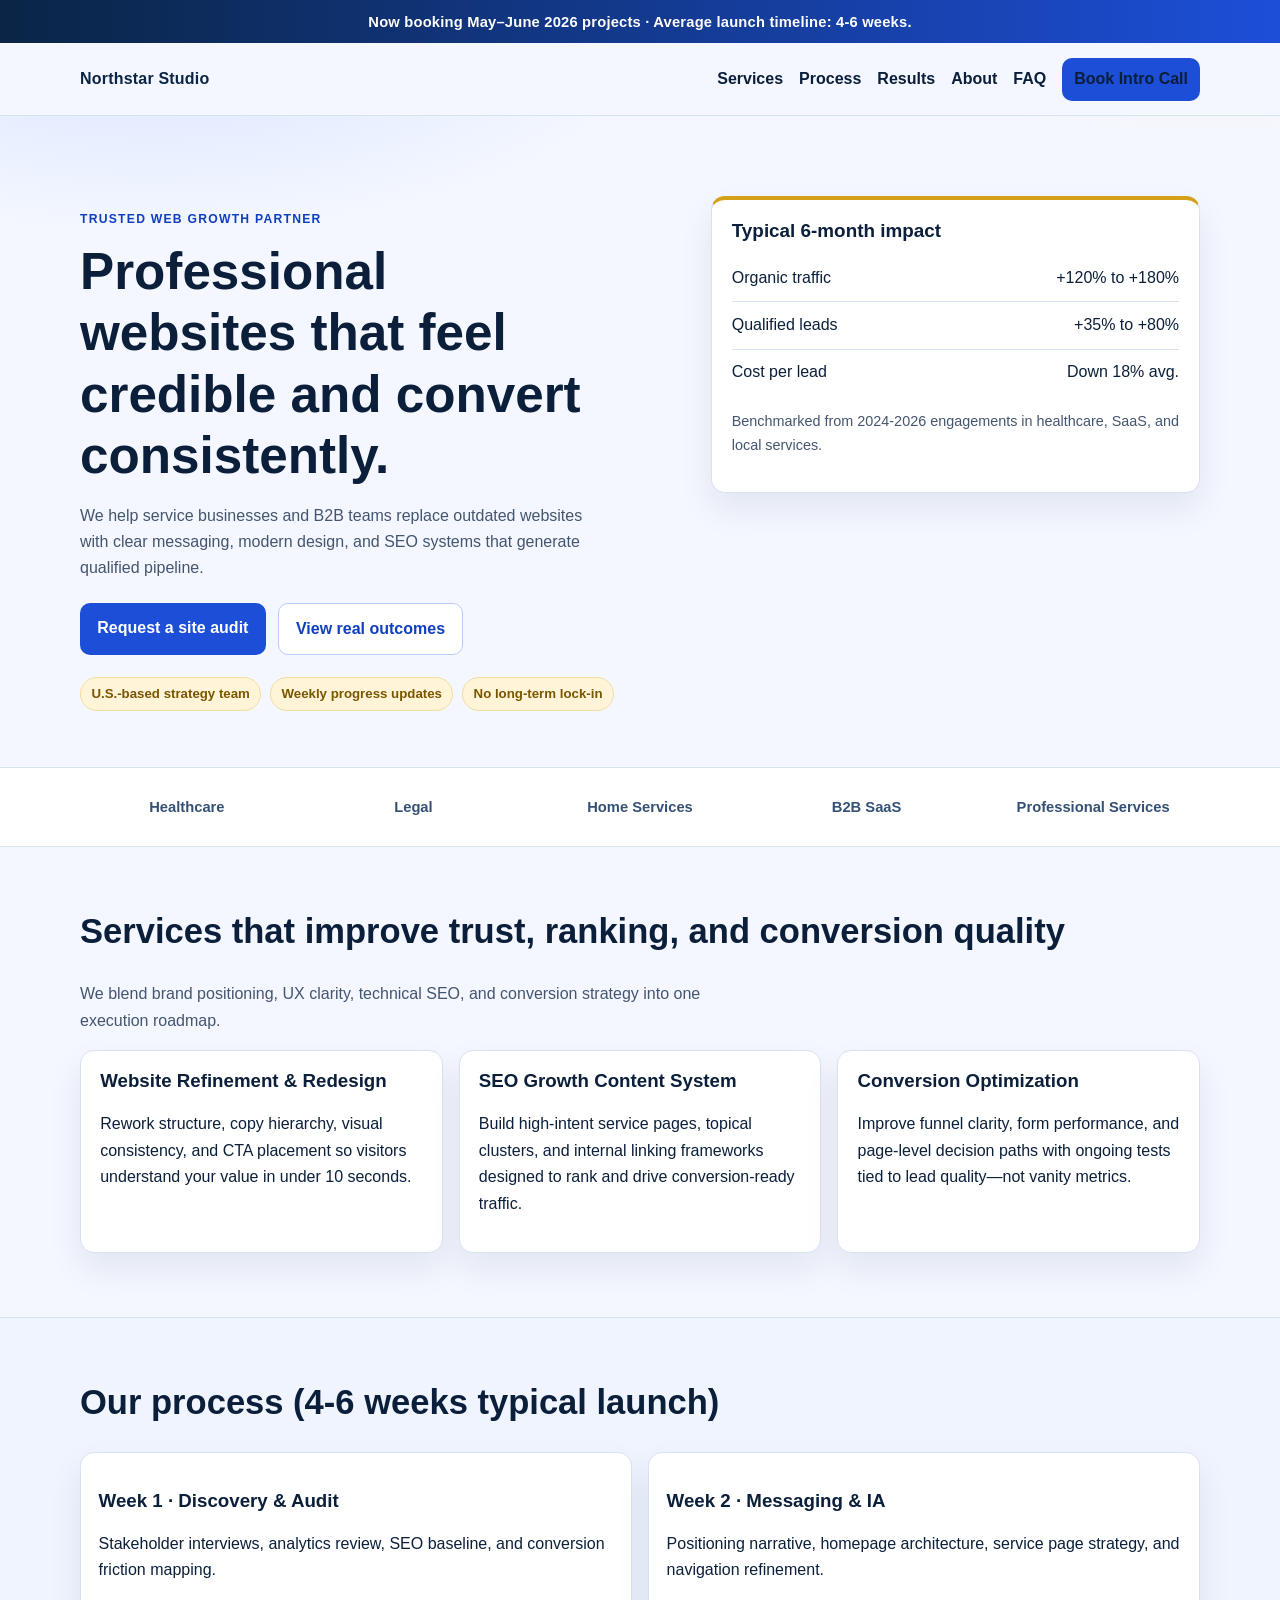
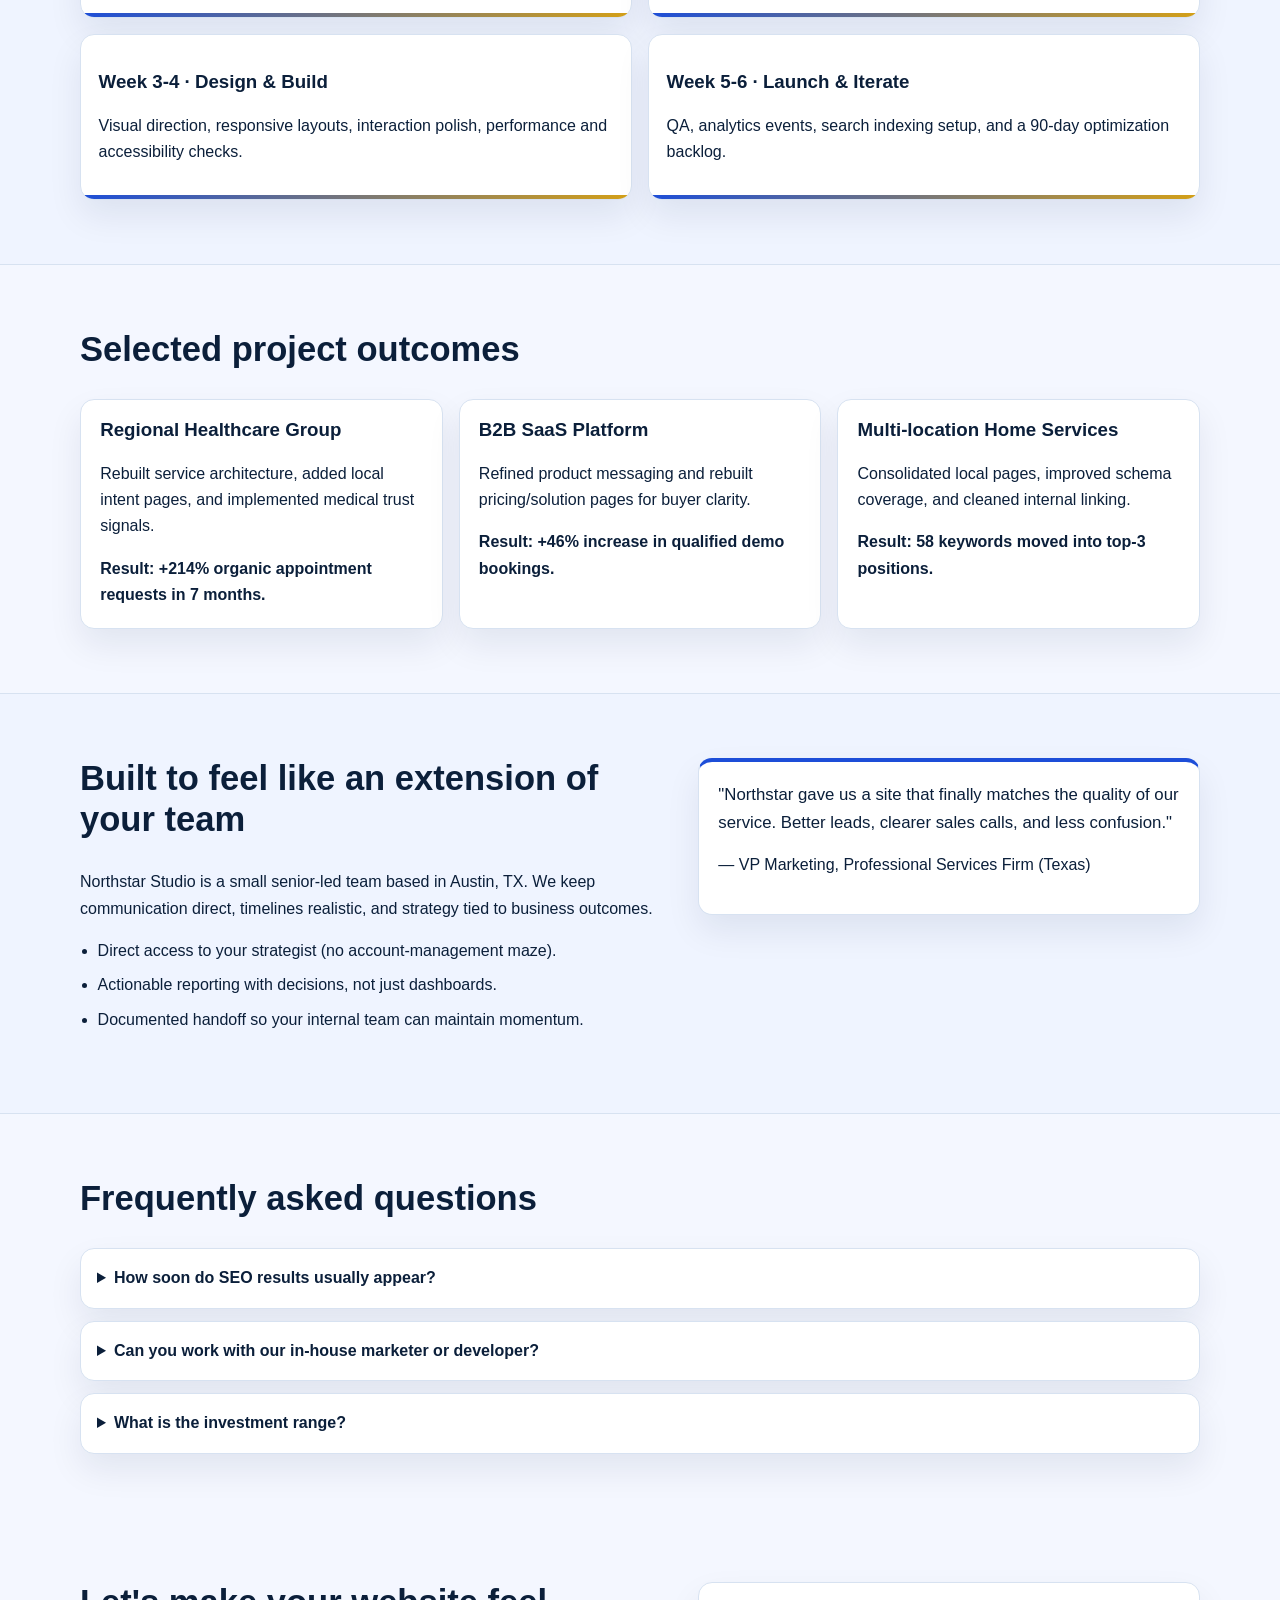
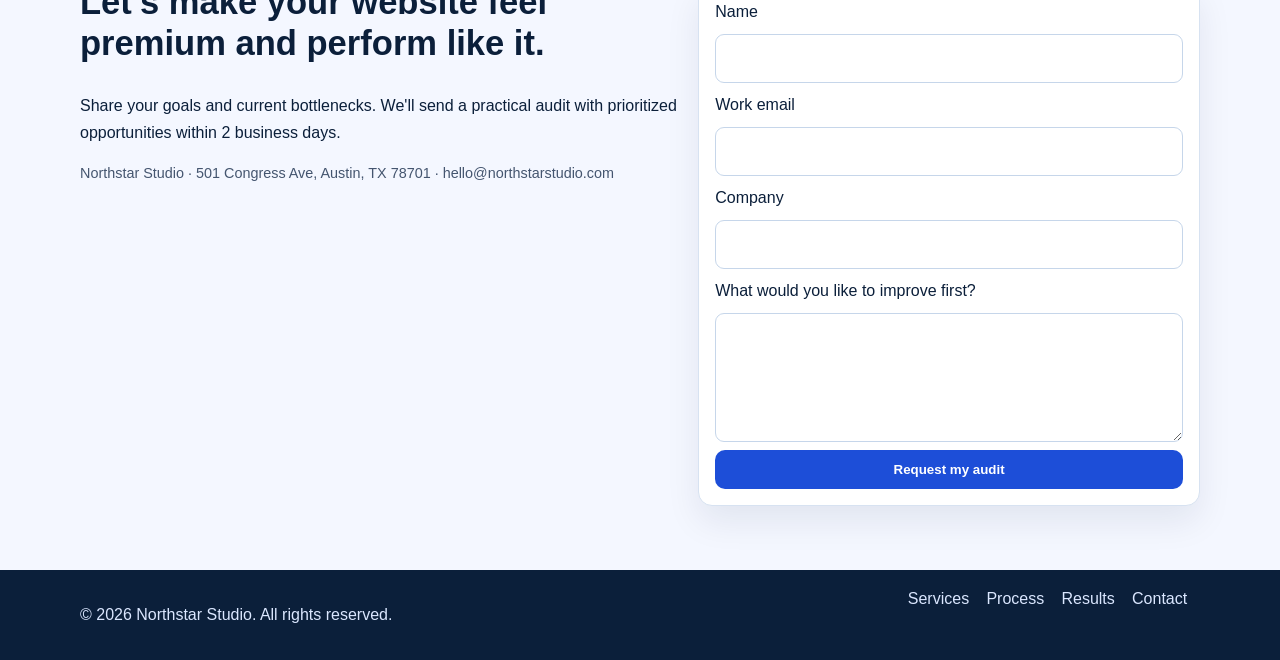
<file: index.html>
<!doctype html>
<html lang="en">
  <head>
    <meta charset="UTF-8" />
    <meta name="viewport" content="width=device-width, initial-scale=1" />
    <title>Northstar Studio | Web Design & SEO Growth Partner</title>
    <meta
      name="description"
      content="Northstar Studio builds high-converting websites and SEO content systems for service businesses and B2B teams across the U.S."
    />
    <meta
      name="keywords"
      content="web design agency, SEO strategy, conversion optimization, brand credibility, website refresh"
    />
    <meta name="author" content="Northstar Studio" />
    <link rel="canonical" href="https://www.northstarstudio.com/" />

    <meta property="og:type" content="website" />
    <meta property="og:title" content="Northstar Studio | Web Design & SEO Growth Partner" />
    <meta
      property="og:description"
      content="Professional website refinement, SEO growth strategy, and conversion-focused content for brands that need better trust and lead quality."
    />
    <meta property="og:url" content="https://www.northstarstudio.com/" />
    <meta property="og:site_name" content="Northstar Studio" />

    <meta name="twitter:card" content="summary_large_image" />
    <meta name="twitter:title" content="Northstar Studio | Web Design & SEO Growth Partner" />
    <meta
      name="twitter:description"
      content="We help teams modernize websites, increase qualified leads, and build online credibility with measurable SEO improvements."
    />

    <meta name="theme-color" content="#0b1f3a" />
    <link rel="icon" href="favicon.svg" type="image/svg+xml" />
    <link rel="stylesheet" href="styles.css" />

    <!-- Reveal-on-scroll bootstrap: marks the document as JS-enabled before
         first paint so styles.css only hides [data-reveal] content when JS is
         actually running. Without this, blocked/failed JS leaves sections
         (About, Services, Contact, …) rendering as empty containers. -->
    <script>
      document.documentElement.classList.add("js");
    </script>

    <script type="application/ld+json">
      {
        "@context": "https://schema.org",
        "@type": "ProfessionalService",
        "name": "Northstar Studio",
        "url": "https://www.northstarstudio.com",
        "description": "Northstar Studio provides website strategy, SEO content systems, and conversion optimization for service businesses and B2B brands.",
        "email": "hello@northstarstudio.com",
        "telephone": "+1-555-013-0088",
        "areaServed": "United States",
        "address": {
          "@type": "PostalAddress",
          "streetAddress": "501 Congress Ave",
          "addressLocality": "Austin",
          "addressRegion": "TX",
          "postalCode": "78701",
          "addressCountry": "US"
        },
        "sameAs": [
          "https://www.linkedin.com/company/northstarstudio",
          "https://x.com/northstarstudio"
        ]
      }
    </script>
  </head>
  <body>
    <a class="skip-link" href="#main-content">Skip to content</a>
    <div class="site-banner" role="status" aria-label="site update">
      Now booking May–June 2026 projects · Average launch timeline: 4-6 weeks.
    </div>

    <header class="site-header" id="top">
      <div class="container nav-wrap">
        <a class="brand" href="#top" aria-label="Northstar Studio home">Northstar Studio</a>
        <button class="menu-toggle" aria-expanded="false" aria-controls="primary-nav">Menu</button>
        <nav id="primary-nav" class="primary-nav" aria-label="Primary navigation">
          <a href="#services">Services</a>
          <a href="#process">Process</a>
          <a href="#results">Results</a>
          <a href="#about">About</a>
          <a href="#faq">FAQ</a>
          <a class="btn btn-sm" href="#contact">Book Intro Call</a>
        </nav>
      </div>
    </header>

    <main id="main-content">
      <section class="hero">
        <div class="container hero-grid">
          <div data-reveal>
            <p class="eyebrow">Trusted web growth partner</p>
            <h1>Professional websites that feel credible and convert consistently.</h1>
            <p class="lead">
              We help service businesses and B2B teams replace outdated websites with clear messaging,
              modern design, and SEO systems that generate qualified pipeline.
            </p>
            <div class="hero-cta">
              <a class="btn" href="#contact">Request a site audit</a>
              <a class="btn btn-ghost" href="#results">View real outcomes</a>
            </div>
            <ul class="trust-chips" aria-label="credibility highlights">
              <li>U.S.-based strategy team</li>
              <li>Weekly progress updates</li>
              <li>No long-term lock-in</li>
            </ul>
          </div>
          <aside class="hero-card" aria-label="performance snapshot" data-reveal>
            <h2>Typical 6-month impact</h2>
            <dl>
              <div><dt>Organic traffic</dt><dd>+120% to +180%</dd></div>
              <div><dt>Qualified leads</dt><dd>+35% to +80%</dd></div>
              <div><dt>Cost per lead</dt><dd>Down 18% avg.</dd></div>
            </dl>
            <p class="small">Benchmarked from 2024-2026 engagements in healthcare, SaaS, and local services.</p>
          </aside>
        </div>
      </section>

      <section class="logos" aria-label="client industries">
        <div class="container logos-row" data-reveal>
          <span>Healthcare</span>
          <span>Legal</span>
          <span>Home Services</span>
          <span>B2B SaaS</span>
          <span>Professional Services</span>
        </div>
      </section>

      <section id="services" class="section">
        <div class="container">
          <h2 data-reveal>Services that improve trust, ranking, and conversion quality</h2>
          <p class="section-intro" data-reveal>
            We blend brand positioning, UX clarity, technical SEO, and conversion strategy into one execution roadmap.
          </p>
          <div class="cards">
            <article class="card" data-reveal>
              <h3>Website Refinement & Redesign</h3>
              <p>
                Rework structure, copy hierarchy, visual consistency, and CTA placement so visitors understand your value in under 10 seconds.
              </p>
            </article>
            <article class="card" data-reveal>
              <h3>SEO Growth Content System</h3>
              <p>
                Build high-intent service pages, topical clusters, and internal linking frameworks designed to rank and drive conversion-ready traffic.
              </p>
            </article>
            <article class="card" data-reveal>
              <h3>Conversion Optimization</h3>
              <p>
                Improve funnel clarity, form performance, and page-level decision paths with ongoing tests tied to lead quality—not vanity metrics.
              </p>
            </article>
          </div>
        </div>
      </section>

      <section id="process" class="section section-alt">
        <div class="container">
          <h2 data-reveal>Our process (4-6 weeks typical launch)</h2>
          <div class="timeline">
            <article data-reveal>
              <h3>Week 1 · Discovery & Audit</h3>
              <p>Stakeholder interviews, analytics review, SEO baseline, and conversion friction mapping.</p>
            </article>
            <article data-reveal>
              <h3>Week 2 · Messaging & IA</h3>
              <p>Positioning narrative, homepage architecture, service page strategy, and navigation refinement.</p>
            </article>
            <article data-reveal>
              <h3>Week 3-4 · Design & Build</h3>
              <p>Visual direction, responsive layouts, interaction polish, performance and accessibility checks.</p>
            </article>
            <article data-reveal>
              <h3>Week 5-6 · Launch & Iterate</h3>
              <p>QA, analytics events, search indexing setup, and a 90-day optimization backlog.</p>
            </article>
          </div>
        </div>
      </section>

      <section id="results" class="section">
        <div class="container">
          <h2 data-reveal>Selected project outcomes</h2>
          <div class="stats-grid">
            <article data-reveal>
              <h3>Regional Healthcare Group</h3>
              <p>Rebuilt service architecture, added local intent pages, and implemented medical trust signals.</p>
              <strong>Result: +214% organic appointment requests in 7 months.</strong>
            </article>
            <article data-reveal>
              <h3>B2B SaaS Platform</h3>
              <p>Refined product messaging and rebuilt pricing/solution pages for buyer clarity.</p>
              <strong>Result: +46% increase in qualified demo bookings.</strong>
            </article>
            <article data-reveal>
              <h3>Multi-location Home Services</h3>
              <p>Consolidated local pages, improved schema coverage, and cleaned internal linking.</p>
              <strong>Result: 58 keywords moved into top-3 positions.</strong>
            </article>
          </div>
        </div>
      </section>

      <section id="about" class="section section-alt">
        <div class="container split">
          <div data-reveal>
            <h2>Built to feel like an extension of your team</h2>
            <p>
              Northstar Studio is a small senior-led team based in Austin, TX. We keep communication direct,
              timelines realistic, and strategy tied to business outcomes.
            </p>
            <ul class="checklist">
              <li>Direct access to your strategist (no account-management maze).</li>
              <li>Actionable reporting with decisions, not just dashboards.</li>
              <li>Documented handoff so your internal team can maintain momentum.</li>
            </ul>
          </div>
          <aside class="testimonial" aria-label="client testimonial" data-reveal>
            <blockquote>
              "Northstar gave us a site that finally matches the quality of our service. Better leads, clearer sales calls, and less confusion."
            </blockquote>
            <p>— VP Marketing, Professional Services Firm (Texas)</p>
          </aside>
        </div>
      </section>

      <section id="faq" class="section">
        <div class="container">
          <h2 data-reveal>Frequently asked questions</h2>
          <div class="faq-list">
            <details data-reveal>
              <summary>How soon do SEO results usually appear?</summary>
              <p>Most clients see early movement within 4-8 weeks, then stronger gains around months 3-6 as content and internal authority compound.</p>
            </details>
            <details data-reveal>
              <summary>Can you work with our in-house marketer or developer?</summary>
              <p>Yes. We typically collaborate with internal teams and can lead strategy while your team handles day-to-day implementation.</p>
            </details>
            <details data-reveal>
              <summary>What is the investment range?</summary>
              <p>Most engagements fall between $8k-$35k depending on scope, timeline, and whether you need ongoing monthly optimization.</p>
            </details>
          </div>
        </div>
      </section>

      <section id="contact" class="section contact">
        <div class="container split">
          <div data-reveal>
            <h2>Let's make your website feel premium and perform like it.</h2>
            <p>
              Share your goals and current bottlenecks. We'll send a practical audit with prioritized opportunities within 2 business days.
            </p>
            <p class="small">Northstar Studio · 501 Congress Ave, Austin, TX 78701 · hello@northstarstudio.com</p>
          </div>
          <form class="contact-form" action="#" method="post" aria-label="contact form" data-reveal>
            <label for="name">Name</label>
            <input id="name" name="name" type="text" autocomplete="name" required />

            <label for="email">Work email</label>
            <input id="email" name="email" type="email" autocomplete="email" required />

            <label for="company">Company</label>
            <input id="company" name="company" type="text" autocomplete="organization" />

            <label for="message">What would you like to improve first?</label>
            <textarea id="message" name="message" rows="4" required></textarea>

            <button class="btn" type="submit">Request my audit</button>
          </form>
        </div>
      </section>
    </main>

    <footer class="site-footer">
      <div class="container footer-grid">
        <p>© <span id="year"></span> Northstar Studio. All rights reserved.</p>
        <nav aria-label="Footer navigation">
          <a href="#services">Services</a>
          <a href="#process">Process</a>
          <a href="#results">Results</a>
          <a href="#contact">Contact</a>
        </nav>
      </div>
    </footer>

    <script
      src="script.js"
      onerror="document.querySelectorAll('[data-reveal]').forEach(function (el) { el.classList.add('is-visible'); });"
    ></script>
  </body>
</html>
</file>
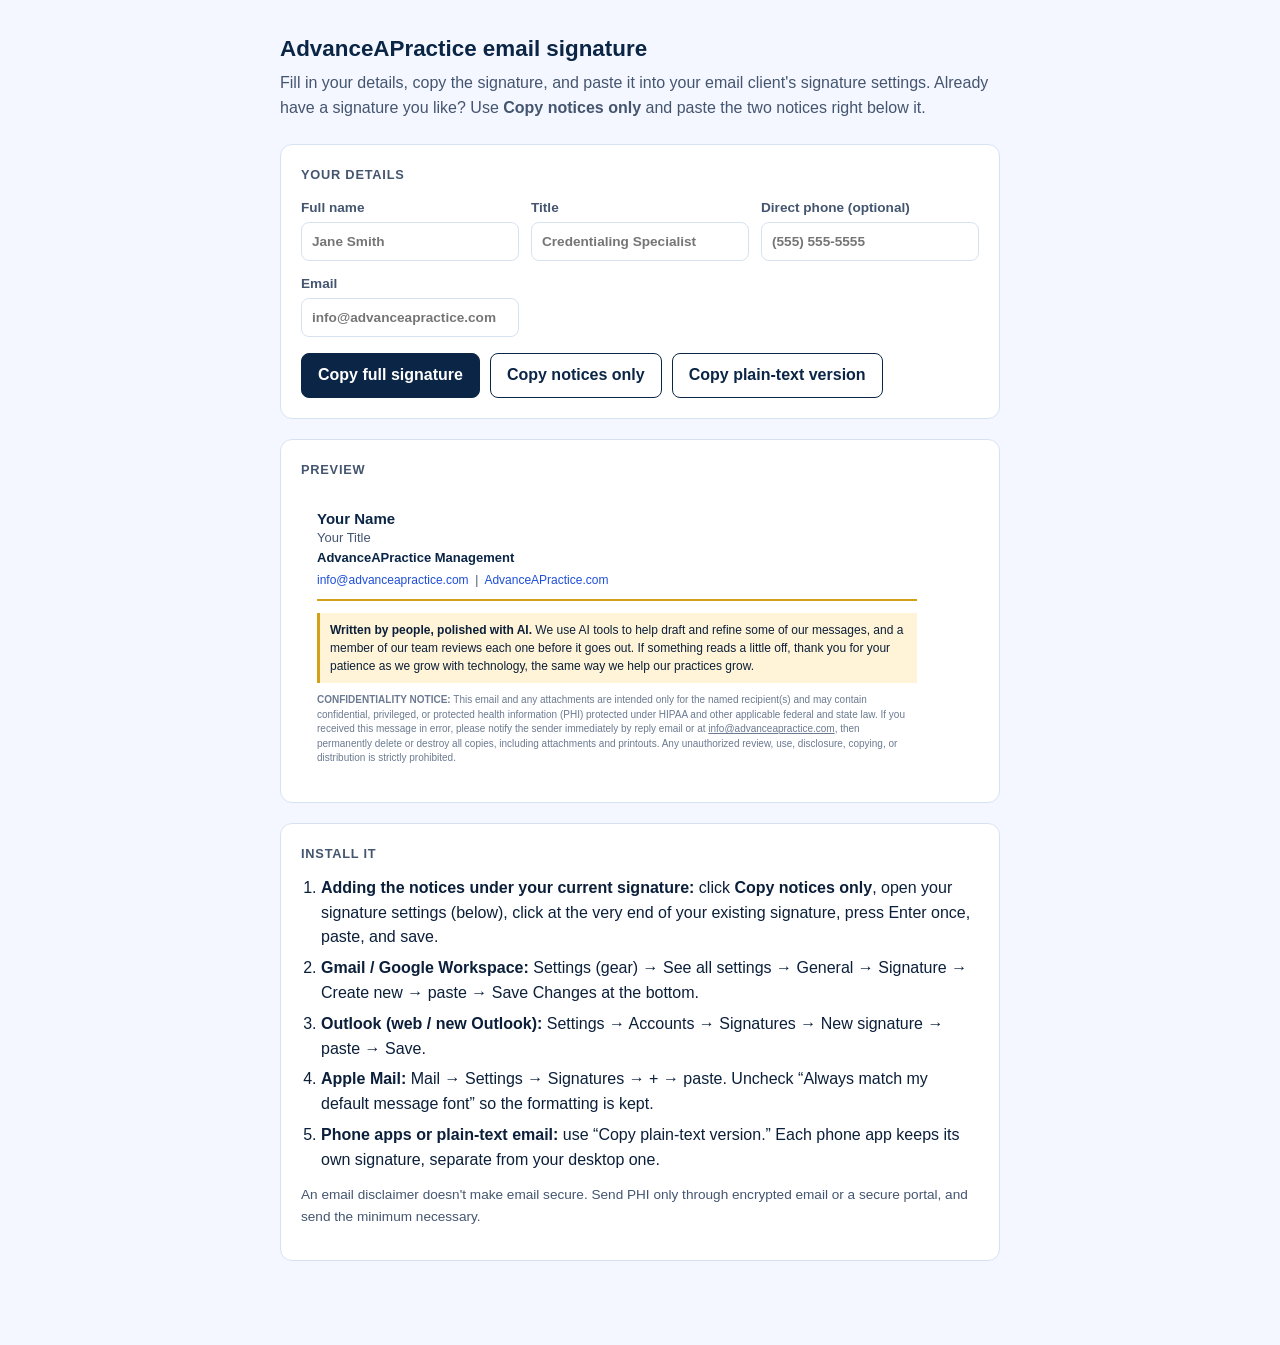
<file: email-signature/index.html>
<!doctype html>
<html lang="en">
  <head>
    <meta charset="UTF-8" />
    <meta name="viewport" content="width=device-width, initial-scale=1" />
    <meta name="robots" content="noindex, nofollow" />
    <title>AAP Email Signature</title>
    <style>
      :root {
        --bg: #f4f7ff;
        --surface: #ffffff;
        --text: #0b1f3a;
        --muted: #44556f;
        --line: #d7e2f1;
        --navy: #0a2545;
        --gold: #d4a017;
        --gold-soft: #fff4d7;
        --field: #ffffff;
        --paper: #ffffff;
        --btn-fg: #ffffff;
        --btn-alt-bg: #ffffff;
      }
      @media (prefers-color-scheme: dark) {
        :root:not([data-theme="light"]) {
          --bg: #0c1626; --surface: #13213a; --text: #e6edf8; --muted: #a3b2c9; --line: #26395a;
          --navy: #f0c445; --gold: #d4a017; --gold-soft: #2a2410; --field: #0f1b30;
          --paper: #ffffff; --btn-fg: #0c1626; --btn-alt-bg: transparent; color-scheme: dark;
        }
      }
      :root[data-theme="dark"] {
        --bg: #0c1626; --surface: #13213a; --text: #e6edf8; --muted: #a3b2c9; --line: #26395a;
        --navy: #f0c445; --gold: #d4a017; --gold-soft: #2a2410; --field: #0f1b30;
        --paper: #ffffff; --btn-fg: #0c1626; --btn-alt-bg: transparent; color-scheme: dark;
      }
      * { box-sizing: border-box; }
      body {
        margin: 0;
        padding-block: 32px 64px;
        padding-left: max(16px, env(safe-area-inset-left, 0px));
        padding-right: max(16px, env(safe-area-inset-right, 0px));
        font-family: Inter, "Segoe UI", Roboto, Helvetica, Arial, sans-serif;
        color: var(--text);
        background: var(--bg);
        line-height: 1.55;
      }
      .wrap { max-width: 720px; margin: 0 auto; }
      h1 { font-size: 1.4rem; margin: 0 0 4px; color: var(--navy); }
      .lede { margin: 0 0 24px; color: var(--muted); }
      .panel {
        background: var(--surface);
        border: 1px solid var(--line);
        border-radius: 12px;
        padding: 20px;
        margin-bottom: 20px;
      }
      .fields { display: grid; grid-template-columns: repeat(auto-fit, minmax(200px, 1fr)); gap: 12px; }
      label { display: grid; gap: 4px; font-size: 0.85rem; font-weight: 600; color: var(--muted); }
      input {
        width: 100%;
        min-width: 0;
        font: inherit;
        padding: 8px 10px;
        border: 1px solid var(--line);
        border-radius: 8px;
        color: var(--text);
        background: var(--field);
      }
      input:focus-visible, button:focus-visible { outline: 2px solid var(--gold); outline-offset: 2px; }
      .actions { display: flex; flex-wrap: wrap; gap: 10px; margin-top: 16px; align-items: center; }
      button {
        font: inherit;
        font-weight: 600;
        padding: 9px 16px;
        border-radius: 8px;
        border: 1px solid var(--navy);
        background: var(--navy);
        color: var(--btn-fg);
        cursor: pointer;
      }
      button.secondary { background: var(--btn-alt-bg); color: var(--navy); }
      .paper { background: var(--paper); border-radius: 8px; padding: 16px; overflow-x: auto; }
      .status { font-size: 0.9rem; color: var(--muted); min-height: 1.2em; }
      .preview-label { font-size: 0.8rem; font-weight: 700; letter-spacing: 0.06em; text-transform: uppercase; color: var(--muted); margin: 0 0 12px; }
      ol { margin: 0; padding-left: 20px; }
      li { margin-bottom: 6px; }
      .note { font-size: 0.85rem; color: var(--muted); margin-top: 12px; }
    </style>
  </head>
  <body>
    <main class="wrap">
      <h1>AdvanceAPractice email signature</h1>
      <p class="lede">Fill in your details, copy the signature, and paste it into your email client's signature settings. Already have a signature you like? Use <strong>Copy notices only</strong> and paste the two notices right below it.</p>

      <section class="panel" aria-labelledby="details-heading">
        <p class="preview-label" id="details-heading">Your details</p>
        <div class="fields">
          <label>Full name <input id="f-name" type="text" autocomplete="name" placeholder="Jane Smith" /></label>
          <label>Title <input id="f-title" type="text" autocomplete="organization-title" placeholder="Credentialing Specialist" /></label>
          <label>Direct phone (optional) <input id="f-phone" type="tel" autocomplete="tel" placeholder="(555) 555-5555" /></label>
          <label>Email <input id="f-email" type="email" autocomplete="email" placeholder="info@advanceapractice.com" /></label>
        </div>
        <div class="actions">
          <button type="button" id="copy-rich">Copy full signature</button>
          <button type="button" class="secondary" id="copy-notices">Copy notices only</button>
          <button type="button" class="secondary" id="copy-text">Copy plain-text version</button>
          <span class="status" id="status" role="status" aria-live="polite"></span>
        </div>
      </section>

      <section class="panel" aria-labelledby="preview-heading">
        <p class="preview-label" id="preview-heading">Preview</p>
        <!-- SIGNATURE START: email-safe markup (tables + inline styles only) -->
        <div class="paper"><div id="signature">
          <table cellpadding="0" cellspacing="0" border="0" role="presentation" style="border-collapse:collapse;max-width:600px;font-family:Arial,Helvetica,sans-serif;color:#0b1f3a;">
            <tr data-part="contact">
              <td style="padding:0 0 10px 0;border-bottom:2px solid #d4a017;">
                <div data-sig="name" style="font-size:15px;font-weight:bold;color:#0a2545;line-height:1.4;">Your Name</div>
                <div data-sig="title" style="font-size:13px;color:#44556f;line-height:1.4;">Your Title</div>
                <div style="font-size:13px;font-weight:bold;color:#0a2545;line-height:1.4;padding-top:2px;">AdvanceAPractice Management</div>
                <div style="font-size:12px;color:#44556f;line-height:1.5;padding-top:4px;">
                  <span data-sig="phone-wrap" style="display:none;"><span data-sig="phone"></span>&nbsp;&nbsp;|&nbsp;&nbsp;</span><a data-sig="email" href="mailto:info@advanceapractice.com" style="color:#1d4ed8;text-decoration:none;">info@advanceapractice.com</a>&nbsp;&nbsp;|&nbsp;&nbsp;<a href="https://advanceapractice.com" style="color:#1d4ed8;text-decoration:none;">AdvanceAPractice.com</a>
                </div>
              </td>
            </tr>
            <tr>
              <td style="padding:12px 0 0 0;">
                <table cellpadding="0" cellspacing="0" border="0" role="presentation" style="border-collapse:collapse;width:100%;">
                  <tr>
                    <td style="background:#fff4d7;border-left:3px solid #d4a017;padding:8px 10px;font-size:12px;line-height:1.5;color:#0b1f3a;">
                      <strong>Written by people, polished with AI.</strong> We use AI tools to help draft and refine some of our messages, and a member of our team reviews each one before it goes out. If something reads a little off, thank you for your patience as we grow with technology, the same way we help our practices grow.
                    </td>
                  </tr>
                </table>
              </td>
            </tr>
            <tr>
              <td style="padding:10px 0 0 0;font-size:10px;line-height:1.45;color:#6b7a90;">
                <strong>CONFIDENTIALITY NOTICE:</strong> This email and any attachments are intended only for the named recipient(s) and may contain confidential, privileged, or protected health information (PHI) protected under HIPAA and other applicable federal and state law. If you received this message in error, please notify the sender immediately by reply email or at <a href="mailto:info@advanceapractice.com" style="color:#6b7a90;">info@advanceapractice.com</a>, then permanently delete or destroy all copies, including attachments and printouts. Any unauthorized review, use, disclosure, copying, or distribution is strictly prohibited.
              </td>
            </tr>
          </table>
        </div></div>
        <!-- SIGNATURE END -->
      </section>

      <section class="panel" aria-labelledby="install-heading">
        <p class="preview-label" id="install-heading">Install it</p>
        <ol>
          <li><strong>Adding the notices under your current signature:</strong> click <strong>Copy notices only</strong>, open your signature settings (below), click at the very end of your existing signature, press Enter once, paste, and save.</li>
          <li><strong>Gmail / Google Workspace:</strong> Settings (gear) → See all settings → General → Signature → Create new → paste → Save Changes at the bottom.</li>
          <li><strong>Outlook (web / new Outlook):</strong> Settings → Accounts → Signatures → New signature → paste → Save.</li>
          <li><strong>Apple Mail:</strong> Mail → Settings → Signatures → + → paste. Uncheck “Always match my default message font” so the formatting is kept.</li>
          <li><strong>Phone apps or plain-text email:</strong> use “Copy plain-text version.” Each phone app keeps its own signature, separate from your desktop one.</li>
        </ol>
        <p class="note">An email disclaimer doesn't make email secure. Send PHI only through encrypted email or a secure portal, and send the minimum necessary.</p>
      </section>
    </main>

    <script>
      (function () {
        var DEFAULT_EMAIL = "info@advanceapractice.com";
        var sig = document.getElementById("signature");
        var q = function (k) { return sig.querySelector('[data-sig="' + k + '"]'); };
        var inputs = {
          name: document.getElementById("f-name"),
          title: document.getElementById("f-title"),
          phone: document.getElementById("f-phone"),
          email: document.getElementById("f-email"),
        };
        var status = document.getElementById("status");
        var STORE_KEY = "aap-signature-fields";

        function load() {
          try {
            var saved = JSON.parse(localStorage.getItem(STORE_KEY) || "{}");
            Object.keys(inputs).forEach(function (k) { if (saved[k]) inputs[k].value = saved[k]; });
          } catch (e) { /* storage unavailable: start blank */ }
        }
        function save() {
          try {
            var data = {};
            Object.keys(inputs).forEach(function (k) { data[k] = inputs[k].value; });
            localStorage.setItem(STORE_KEY, JSON.stringify(data));
          } catch (e) { /* ignore */ }
        }

        function render() {
          var name = inputs.name.value.trim();
          var title = inputs.title.value.trim();
          var phone = inputs.phone.value.trim();
          var email = inputs.email.value.trim() || DEFAULT_EMAIL;
          q("name").textContent = name || "Your Name";
          q("title").textContent = title || "Your Title";
          q("title").style.display = title || !name ? "" : "none";
          q("phone").textContent = phone;
          q("phone-wrap").style.display = phone ? "" : "none";
          q("email").textContent = email;
          q("email").setAttribute("href", "mailto:" + email);
        }

        // Clean copy: drop hidden pieces and helper attributes so the pasted
        // signature contains only what the recipient should see.
        function cleanHtml(noticesOnly) {
          var clone = sig.cloneNode(true);
          if (noticesOnly) {
            clone.querySelectorAll('[data-part="contact"]').forEach(function (el) { el.remove(); });
            // first remaining cell no longer needs the top gap
            var first = clone.querySelector("td");
            if (first) first.style.paddingTop = "8px";
          }
          clone.querySelectorAll('[style*="display:none"], [style*="display: none"]').forEach(function (el) { el.remove(); });
          clone.querySelectorAll("[data-sig]").forEach(function (el) { el.removeAttribute("data-sig"); });
          return clone.innerHTML.trim();
        }

        var AI_TEXT = "WRITTEN BY PEOPLE, POLISHED WITH AI. We use AI tools to help draft and refine some of our messages, and a member of our team reviews each one before it goes out. If something reads a little off, thank you for your patience as we grow with technology, the same way we help our practices grow.";
        var CONF_TEXT = "CONFIDENTIALITY NOTICE: This email and any attachments are intended only for the named recipient(s) and may contain confidential, privileged, or protected health information (PHI) protected under HIPAA and other applicable federal and state law. If you received this message in error, please notify the sender immediately by reply email or at info@advanceapractice.com, then permanently delete or destroy all copies, including attachments and printouts. Any unauthorized review, use, disclosure, copying, or distribution is strictly prohibited.";

        function plainText(noticesOnly) {
          if (noticesOnly) return AI_TEXT + "\n\n" + CONF_TEXT;
          var name = inputs.name.value.trim() || "Your Name";
          var title = inputs.title.value.trim();
          var phone = inputs.phone.value.trim();
          var email = inputs.email.value.trim() || DEFAULT_EMAIL;
          var contact = [phone, email, "AdvanceAPractice.com"].filter(Boolean).join(" | ");
          return [
            "--",
            name,
            title,
            "AdvanceAPractice Management",
            contact,
            "",
            AI_TEXT,
            "",
            CONF_TEXT,
          ].filter(function (line, i) { return line !== "" || i > 4; }).join("\n");
        }

        function flash(msg) {
          status.textContent = msg;
          clearTimeout(flash.t);
          flash.t = setTimeout(function () { status.textContent = ""; }, 4000);
        }

        function selectionFallback(noticesOnly) {
          var range = document.createRange();
          var rows = sig.querySelectorAll("table > tbody > tr, table > tr");
          if (noticesOnly && rows.length > 1) {
            range.setStartBefore(rows[1]);
            range.setEndAfter(rows[rows.length - 1]);
          } else {
            range.selectNodeContents(sig);
          }
          var sel = window.getSelection();
          sel.removeAllRanges();
          sel.addRange(range);
          var ok = false;
          try { ok = document.execCommand("copy"); } catch (e) { ok = false; }
          sel.removeAllRanges();
          return ok;
        }

        async function copyRich(noticesOnly) {
          var html = cleanHtml(noticesOnly);
          var text = plainText(noticesOnly);
          var done = noticesOnly
            ? "Notices copied. Paste them on a new line right below your signature."
            : "Signature copied. Paste it into your email signature settings.";
          try {
            if (navigator.clipboard && window.ClipboardItem) {
              await navigator.clipboard.write([
                new ClipboardItem({
                  "text/html": new Blob([html], { type: "text/html" }),
                  "text/plain": new Blob([text], { type: "text/plain" }),
                }),
              ]);
              flash(done);
              return;
            }
          } catch (e) { /* fall through */ }
          flash(selectionFallback(noticesOnly)
            ? done
            : "Couldn't copy automatically. Select the preview and press Ctrl/Cmd+C.");
        }

        async function copyText() {
          var text = plainText();
          try {
            await navigator.clipboard.writeText(text);
            flash("Plain-text signature copied.");
          } catch (e) {
            var ta = document.createElement("textarea");
            ta.value = text;
            document.body.appendChild(ta);
            ta.select();
            var ok = false;
            try { ok = document.execCommand("copy"); } catch (err) { ok = false; }
            ta.remove();
            flash(ok ? "Plain-text signature copied." : "Couldn't copy automatically.");
          }
        }

        Object.keys(inputs).forEach(function (k) {
          inputs[k].addEventListener("input", function () { render(); save(); });
        });
        document.getElementById("copy-rich").addEventListener("click", function () { copyRich(false); });
        document.getElementById("copy-notices").addEventListener("click", function () { copyRich(true); });
        document.getElementById("copy-text").addEventListener("click", copyText);
        load();
        render();
      })();
    </script>
  </body>
</html>
</file>
<file: styles.css>
:root {
  --bg: #f4f7ff;
  --surface: #ffffff;
  --surface-alt: #eff4ff;
  --text: #0b1f3a;
  --muted: #44556f;
  --line: #d7e2f1;
  --brand: #1d4ed8;
  --brand-dark: #0f3fbf;
  --brand-navy: #0a2545;
  --gold: #d4a017;
  --gold-soft: #fff4d7;
  --radius: 14px;
  --shadow: 0 16px 34px rgba(7, 25, 58, 0.08);
}

* {
  box-sizing: border-box;
}

html {
  scroll-behavior: smooth;
}

body {
  margin: 0;
  font-family: Inter, "Segoe UI", Roboto, Helvetica, Arial, sans-serif;
  color: var(--text);
  background: var(--bg);
  line-height: 1.65;
}

.skip-link {
  position: absolute;
  top: -48px;
  left: 0;
  background: var(--brand);
  color: #fff;
  padding: 0.65rem 1rem;
  z-index: 1000;
  border-radius: 0 0 8px 0;
}

.skip-link:focus {
  top: 0;
}

.container {
  width: min(1120px, 92vw);
  margin-inline: auto;
}

.site-banner {
  text-align: center;
  padding: 0.6rem 1rem;
  background: linear-gradient(90deg, var(--brand-navy), var(--brand));
  color: #fff;
  font-size: 0.92rem;
  font-weight: 650;
  letter-spacing: 0.2px;
}

.site-header {
  position: sticky;
  top: 0;
  z-index: 25;
  border-bottom: 1px solid var(--line);
  background: rgba(244, 247, 255, 0.9);
  backdrop-filter: blur(8px);
}

.nav-wrap {
  display: flex;
  justify-content: space-between;
  align-items: center;
  min-height: 72px;
}

.brand {
  text-decoration: none;
  color: var(--brand-navy);
  font-weight: 800;
  letter-spacing: 0.2px;
}

.primary-nav {
  display: flex;
  align-items: center;
  gap: 1rem;
}

.primary-nav a {
  text-decoration: none;
  color: var(--text);
  font-weight: 620;
}

.primary-nav a:not(.btn):hover,
.primary-nav a:not(.btn):focus-visible {
  color: var(--brand);
}

.menu-toggle {
  display: none;
}

.hero {
  padding: 5rem 0 3.5rem;
  background:
    radial-gradient(880px 360px at 12% -14%, #d8e4ff 0%, transparent 58%),
    radial-gradient(900px 320px at 94% -25%, #f8e9ba 0%, transparent 56%);
}

.hero-grid {
  display: grid;
  grid-template-columns: 1.25fr 1fr;
  gap: 1.2rem;
  align-items: start;
}

.eyebrow {
  text-transform: uppercase;
  letter-spacing: 1.25px;
  font-size: 0.76rem;
  color: var(--brand-dark);
  font-weight: 700;
}

h1,
h2,
h3 {
  line-height: 1.2;
}

h1 {
  margin: 0.5rem 0 1rem;
  font-size: clamp(2rem, 4vw, 3.3rem);
  max-width: 18ch;
}

h2 {
  font-size: clamp(1.5rem, 2.7vw, 2.3rem);
  margin-top: 0;
}

.lead {
  color: var(--muted);
  max-width: 60ch;
}

.hero-cta {
  display: flex;
  flex-wrap: wrap;
  gap: 0.75rem;
  margin: 1.35rem 0;
}

.btn {
  border: 0;
  text-decoration: none;
  display: inline-block;
  background: var(--brand);
  color: #fff;
  font-weight: 700;
  border-radius: 10px;
  padding: 0.74rem 1.08rem;
  cursor: pointer;
  transition: transform 0.2s ease, background 0.2s ease, box-shadow 0.2s ease;
}

.btn:hover,
.btn:focus-visible {
  background: var(--brand-dark);
  transform: translateY(-1px);
  box-shadow: 0 12px 24px rgba(29, 78, 216, 0.22);
}

.btn-ghost {
  background: #fff;
  color: var(--brand-dark);
  border: 1px solid #b9cdf9;
}

.btn-sm {
  padding: 0.5rem 0.75rem;
}

.trust-chips {
  list-style: none;
  padding: 0;
  margin: 0;
  display: flex;
  flex-wrap: wrap;
  gap: 0.55rem;
}

.trust-chips li {
  background: var(--gold-soft);
  border: 1px solid #f3dda0;
  color: #7a5600;
  padding: 0.32rem 0.65rem;
  border-radius: 999px;
  font-size: 0.83rem;
  font-weight: 650;
}

.hero-card,
.card,
.timeline article,
.stats-grid article,
.testimonial,
.contact-form,
.faq-list details {
  background: var(--surface);
  border: 1px solid var(--line);
  border-radius: var(--radius);
  box-shadow: var(--shadow);
}

.hero-card {
  padding: 1.25rem;
  border-top: 4px solid var(--gold);
}

.hero-card h2 {
  margin-bottom: 0.75rem;
  font-size: 1.18rem;
}

.hero-card dl {
  margin: 0;
}

.hero-card div {
  display: flex;
  justify-content: space-between;
  gap: 1rem;
  padding: 0.62rem 0;
  border-bottom: 1px solid var(--line);
}

.hero-card div:last-child {
  border-bottom: 0;
}

.small {
  color: var(--muted);
  font-size: 0.9rem;
}

.logos {
  border-top: 1px solid var(--line);
  border-bottom: 1px solid var(--line);
  background: #fff;
}

.logos-row {
  min-height: 78px;
  display: grid;
  gap: 0.8rem;
  align-items: center;
  grid-template-columns: repeat(5, minmax(0, 1fr));
}

.logos-row span {
  text-align: center;
  font-weight: 700;
  color: #355075;
  font-size: 0.92rem;
}

.section {
  padding: 4rem 0;
}

.section-alt {
  background: var(--surface-alt);
  border-top: 1px solid var(--line);
  border-bottom: 1px solid var(--line);
}

.section-intro {
  color: var(--muted);
  max-width: 74ch;
}

.cards,
.stats-grid {
  margin-top: 1rem;
  display: grid;
  gap: 1rem;
  grid-template-columns: repeat(3, minmax(0, 1fr));
}

.card,
.stats-grid article {
  padding: 1.2rem;
}

.card h3,
.stats-grid h3 {
  margin-top: 0;
}

.timeline {
  margin-top: 1rem;
  display: grid;
  gap: 1rem;
  grid-template-columns: repeat(2, minmax(0, 1fr));
}

.timeline article {
  padding: 1.1rem;
  position: relative;
  overflow: hidden;
}

.timeline article::before {
  content: "";
  position: absolute;
  inset: auto auto 0 0;
  width: 100%;
  height: 4px;
  background: linear-gradient(90deg, var(--brand), var(--gold));
}

.split {
  display: grid;
  gap: 1rem;
  grid-template-columns: 1.2fr 1fr;
  align-items: start;
}

.checklist {
  padding-left: 1.1rem;
}

.checklist li {
  margin-bottom: 0.5rem;
}

.testimonial {
  padding: 1.2rem;
  border-top: 4px solid var(--brand);
}

.testimonial blockquote {
  margin: 0 0 0.8rem;
  font-size: 1.05rem;
}

.faq-list {
  display: grid;
  gap: 0.75rem;
}

.faq-list details {
  padding: 1rem;
}

.faq-list summary {
  cursor: pointer;
  font-weight: 700;
}

.contact-form {
  padding: 1rem;
  display: grid;
  gap: 0.55rem;
}

input,
textarea {
  width: 100%;
  font: inherit;
  border: 1px solid #c6d6ea;
  border-radius: 9px;
  padding: 0.65rem;
  background: #fff;
}

input:focus,
textarea:focus {
  outline: 2px solid #9ab7ff;
  border-color: #7fa0f3;
}

.site-footer {
  background: #0b1f3a;
  color: #dbe7ff;
  padding: 1rem 0;
}

.footer-grid {
  display: flex;
  justify-content: space-between;
  gap: 1rem;
  flex-wrap: wrap;
}

.footer-grid a {
  color: #dbe7ff;
  text-decoration: none;
  margin-right: 0.8rem;
}

/* Reveal-on-scroll animation.
   The hidden state is scoped to `.js` so it only applies once the inline
   bootstrap script has confirmed JavaScript is running. If JS is disabled,
   blocked, or fails to load, `.js` is never added and content stays fully
   visible instead of rendering as empty containers. */
.js [data-reveal] {
  opacity: 0;
  transform: translateY(14px) scale(0.99);
  transition: opacity 0.6s ease, transform 0.6s ease;
}

.js [data-reveal].is-visible {
  opacity: 1;
  transform: translateY(0) scale(1);
}

@media (prefers-reduced-motion: reduce) {
  html {
    scroll-behavior: auto;
  }

  * {
    transition: none !important;
    animation: none !important;
  }

  .js [data-reveal],
  [data-reveal] {
    opacity: 1;
    transform: none;
  }
}

@media (max-width: 920px) {
  .hero-grid,
  .split,
  .cards,
  .stats-grid,
  .timeline,
  .logos-row {
    grid-template-columns: 1fr;
  }

  .logos-row {
    padding: 1rem 0;
  }

  .menu-toggle {
    display: inline-block;
    border: 1px solid var(--line);
    background: #fff;
    border-radius: 10px;
    padding: 0.45rem 0.7rem;
    font-weight: 700;
  }

  .primary-nav {
    position: absolute;
    top: 66px;
    right: 4vw;
    background: #fff;
    border: 1px solid var(--line);
    border-radius: 12px;
    min-width: 210px;
    padding: 0.75rem;
    display: none;
    flex-direction: column;
    align-items: start;
    box-shadow: var(--shadow);
  }

  .primary-nav.open {
    display: flex;
  }
}
</file>
